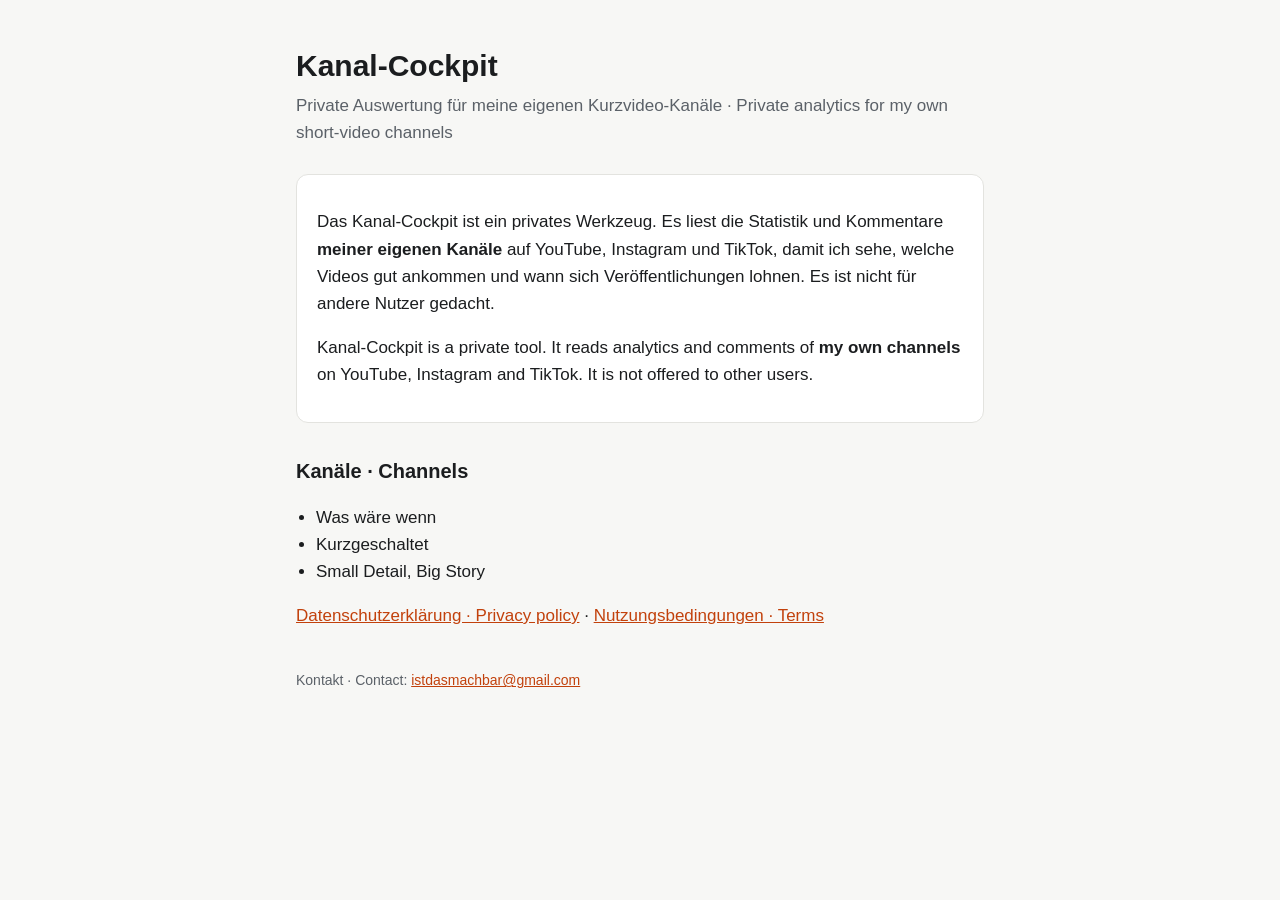
<file: index.html>
<!doctype html>
<html lang="de">
<head>
<meta charset="utf-8"><meta name="viewport" content="width=device-width,initial-scale=1">
<title>Kanal-Cockpit</title>
<link rel="stylesheet" href="stil.css">
</head>
<body><main>
<h1>Kanal-Cockpit</h1>
<p class="sub">Private Auswertung für meine eigenen Kurzvideo-Kanäle · Private analytics for my own short-video channels</p>

<div class="card">
<p>Das Kanal-Cockpit ist ein privates Werkzeug. Es liest die Statistik und Kommentare <strong>meiner eigenen Kanäle</strong> auf YouTube, Instagram und TikTok, damit ich sehe, welche Videos gut ankommen und wann sich Veröffentlichungen lohnen. Es ist nicht für andere Nutzer gedacht.</p>
<p>Kanal-Cockpit is a private tool. It reads analytics and comments of <strong>my own channels</strong> on YouTube, Instagram and TikTok. It is not offered to other users.</p>
</div>

<h2>Kanäle · Channels</h2>
<ul>
<li>Was wäre wenn</li>
<li>Kurzgeschaltet</li>
<li>Small Detail, Big Story</li>
</ul>

<p><a href="datenschutz.html">Datenschutzerklärung · Privacy policy</a> · <a href="nutzungsbedingungen.html">Nutzungsbedingungen · Terms</a></p>
<footer>Kontakt · Contact: <a href="mailto:istdasmachbar@gmail.com">istdasmachbar@gmail.com</a></footer>
</main></body>
</html>
</file>
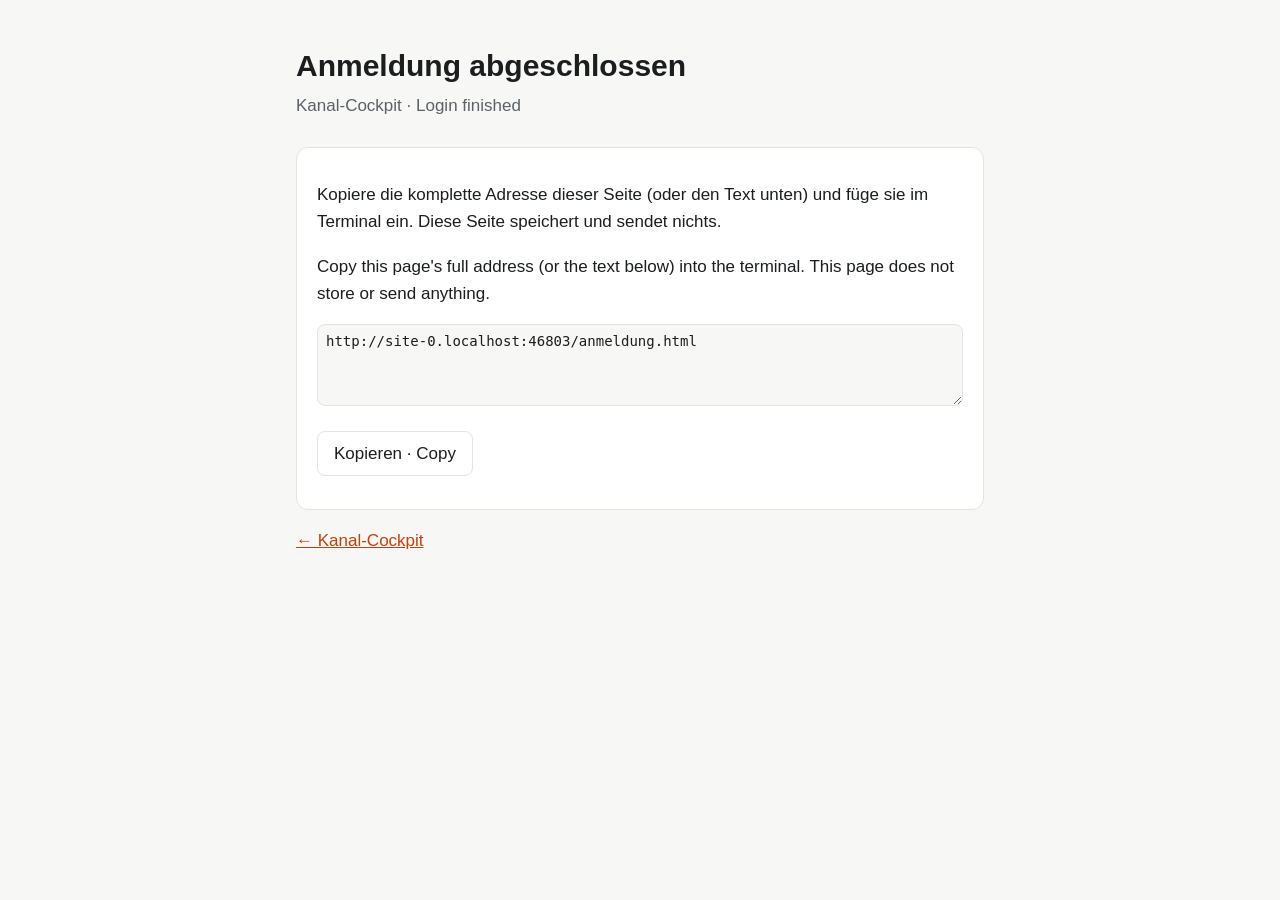
<file: anmeldung.html>
<!doctype html>
<html lang="de">
<head>
<meta charset="utf-8"><meta name="viewport" content="width=device-width,initial-scale=1">
<meta name="referrer" content="no-referrer">
<title>Anmeldung abgeschlossen</title>
<link rel="stylesheet" href="stil.css">
</head>
<body><main>
<h1>Anmeldung abgeschlossen</h1>
<p class="sub">Kanal-Cockpit · Login finished</p>
<div class="card">
<p>Kopiere die komplette Adresse dieser Seite (oder den Text unten) und füge sie im Terminal ein. Diese Seite speichert und sendet nichts.</p>
<p>Copy this page's full address (or the text below) into the terminal. This page does not store or send anything.</p>
<p><textarea id="url" readonly rows="4" style="width:100%;font:14px ui-monospace,monospace;padding:8px;border-radius:8px;border:1px solid var(--line);background:var(--bg);color:var(--text)"></textarea></p>
<p><button id="kopieren" style="font:inherit;padding:8px 16px;border-radius:8px;border:1px solid var(--line);background:var(--card);color:var(--text);cursor:pointer">Kopieren · Copy</button> <span id="ok" style="color:var(--muted)"></span></p>
</div>
<p><a href="index.html">← Kanal-Cockpit</a></p>
<script>
  const feld = document.getElementById('url');
  feld.value = location.href;
  document.getElementById('kopieren').onclick = async () => {
    try { await navigator.clipboard.writeText(feld.value); document.getElementById('ok').textContent = '✓ kopiert'; }
    catch { feld.select(); document.getElementById('ok').textContent = 'mit ⌘C kopieren'; }
  };
</script>
</main></body>
</html>
</file>
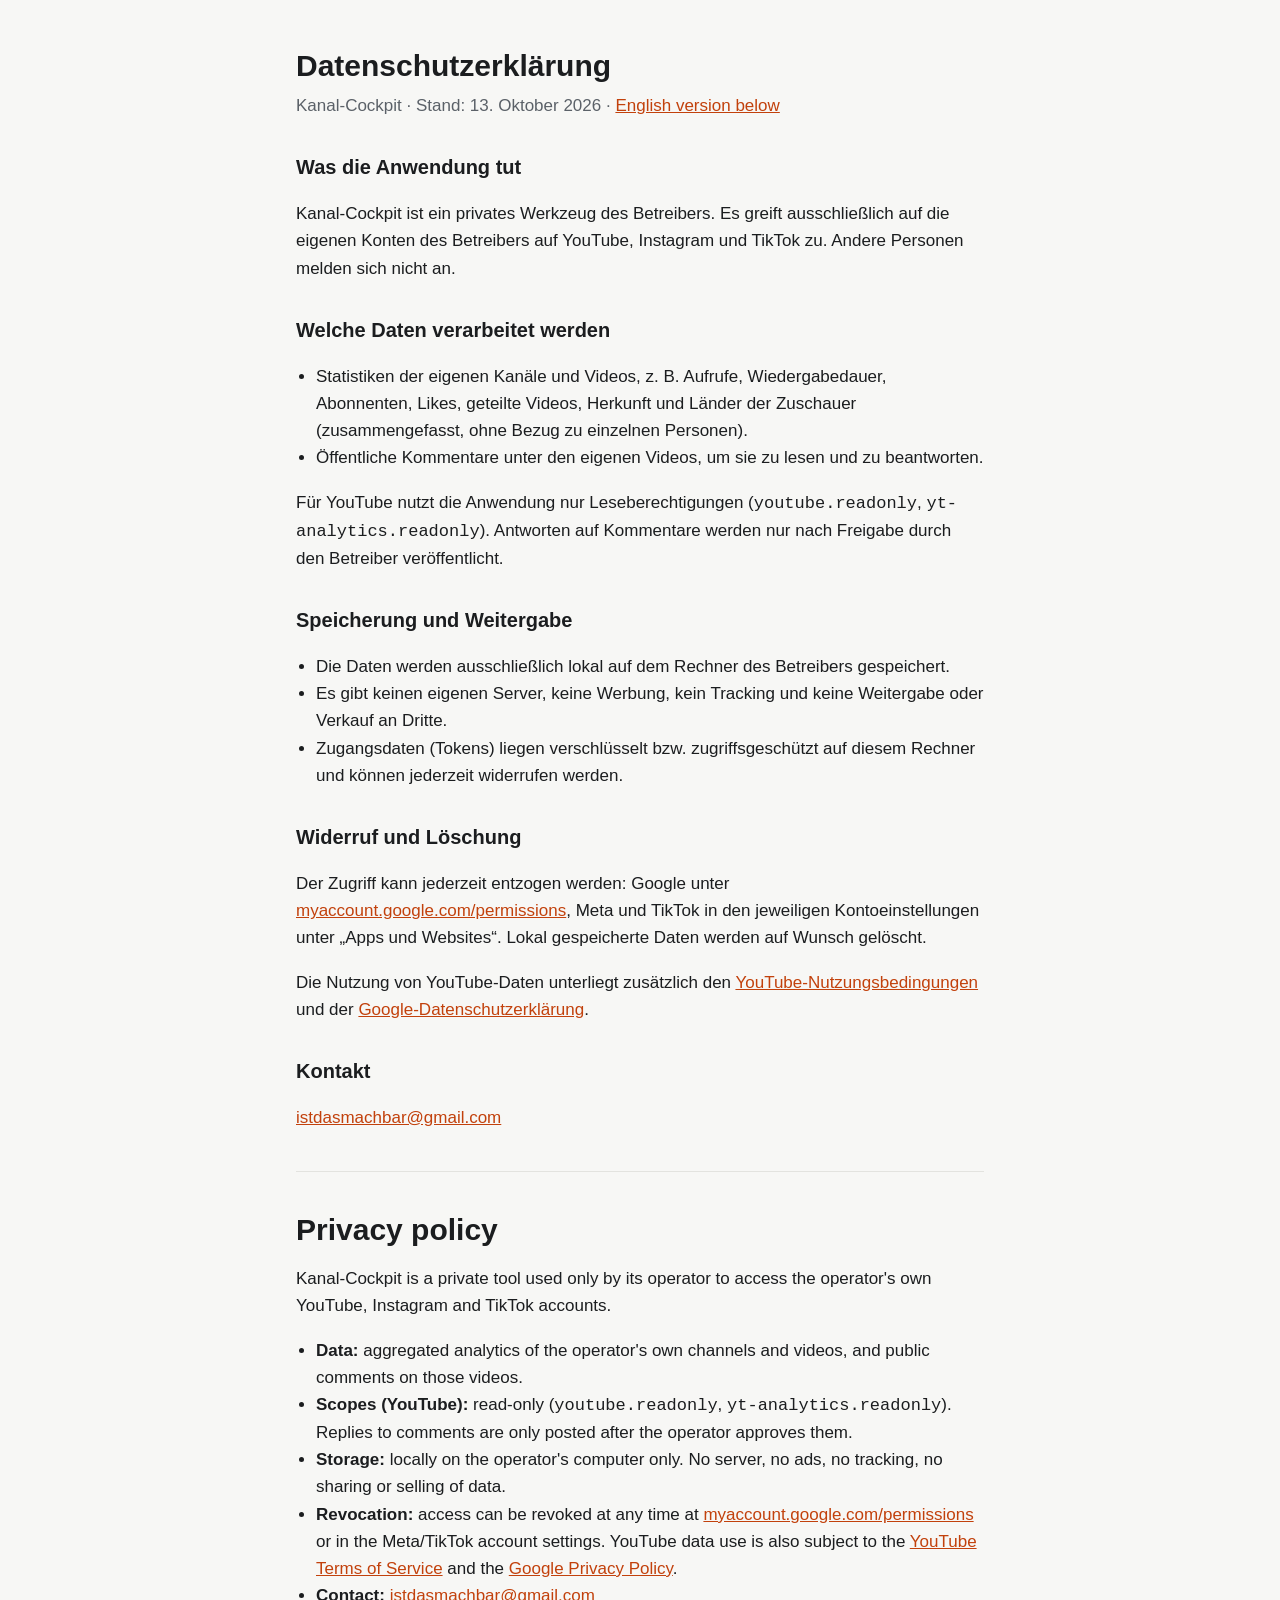
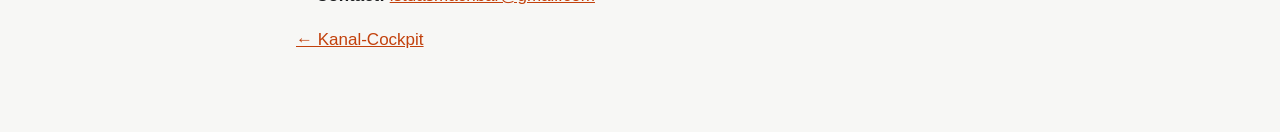
<file: datenschutz.html>
<!doctype html>
<html lang="de">
<head>
<meta charset="utf-8"><meta name="viewport" content="width=device-width,initial-scale=1">
<title>Datenschutz Kanal-Cockpit</title>
<link rel="stylesheet" href="stil.css">
</head>
<body><main>
<h1>Datenschutzerklärung</h1>
<p class="sub">Kanal-Cockpit · Stand: 13. Oktober 2026 · <a href="#en">English version below</a></p>

<h2>Was die Anwendung tut</h2>
<p>Kanal-Cockpit ist ein privates Werkzeug des Betreibers. Es greift ausschließlich auf die eigenen Konten des Betreibers auf YouTube, Instagram und TikTok zu. Andere Personen melden sich nicht an.</p>

<h2>Welche Daten verarbeitet werden</h2>
<ul>
<li>Statistiken der eigenen Kanäle und Videos, z. B. Aufrufe, Wiedergabedauer, Abonnenten, Likes, geteilte Videos, Herkunft und Länder der Zuschauer (zusammengefasst, ohne Bezug zu einzelnen Personen).</li>
<li>Öffentliche Kommentare unter den eigenen Videos, um sie zu lesen und zu beantworten.</li>
</ul>
<p>Für YouTube nutzt die Anwendung nur Leseberechtigungen (<code>youtube.readonly</code>, <code>yt-analytics.readonly</code>). Antworten auf Kommentare werden nur nach Freigabe durch den Betreiber veröffentlicht.</p>

<h2>Speicherung und Weitergabe</h2>
<ul>
<li>Die Daten werden ausschließlich lokal auf dem Rechner des Betreibers gespeichert.</li>
<li>Es gibt keinen eigenen Server, keine Werbung, kein Tracking und keine Weitergabe oder Verkauf an Dritte.</li>
<li>Zugangsdaten (Tokens) liegen verschlüsselt bzw. zugriffsgeschützt auf diesem Rechner und können jederzeit widerrufen werden.</li>
</ul>

<h2>Widerruf und Löschung</h2>
<p>Der Zugriff kann jederzeit entzogen werden: Google unter <a href="https://myaccount.google.com/permissions">myaccount.google.com/permissions</a>, Meta und TikTok in den jeweiligen Kontoeinstellungen unter „Apps und Websites“. Lokal gespeicherte Daten werden auf Wunsch gelöscht.</p>
<p>Die Nutzung von YouTube-Daten unterliegt zusätzlich den <a href="https://www.youtube.com/t/terms">YouTube-Nutzungsbedingungen</a> und der <a href="https://policies.google.com/privacy">Google-Datenschutzerklärung</a>.</p>

<h2>Kontakt</h2>
<p><a href="mailto:istdasmachbar@gmail.com">istdasmachbar@gmail.com</a></p>

<hr style="border:0;border-top:1px solid var(--line);margin:40px 0">

<h1 id="en">Privacy policy</h1>
<p>Kanal-Cockpit is a private tool used only by its operator to access the operator's own YouTube, Instagram and TikTok accounts.</p>
<ul>
<li><strong>Data:</strong> aggregated analytics of the operator's own channels and videos, and public comments on those videos.</li>
<li><strong>Scopes (YouTube):</strong> read-only (<code>youtube.readonly</code>, <code>yt-analytics.readonly</code>). Replies to comments are only posted after the operator approves them.</li>
<li><strong>Storage:</strong> locally on the operator's computer only. No server, no ads, no tracking, no sharing or selling of data.</li>
<li><strong>Revocation:</strong> access can be revoked at any time at <a href="https://myaccount.google.com/permissions">myaccount.google.com/permissions</a> or in the Meta/TikTok account settings. YouTube data use is also subject to the <a href="https://www.youtube.com/t/terms">YouTube Terms of Service</a> and the <a href="https://policies.google.com/privacy">Google Privacy Policy</a>.</li>
<li><strong>Contact:</strong> <a href="mailto:istdasmachbar@gmail.com">istdasmachbar@gmail.com</a></li>
</ul>
<p><a href="index.html">← Kanal-Cockpit</a></p>
</main></body>
</html>
</file>
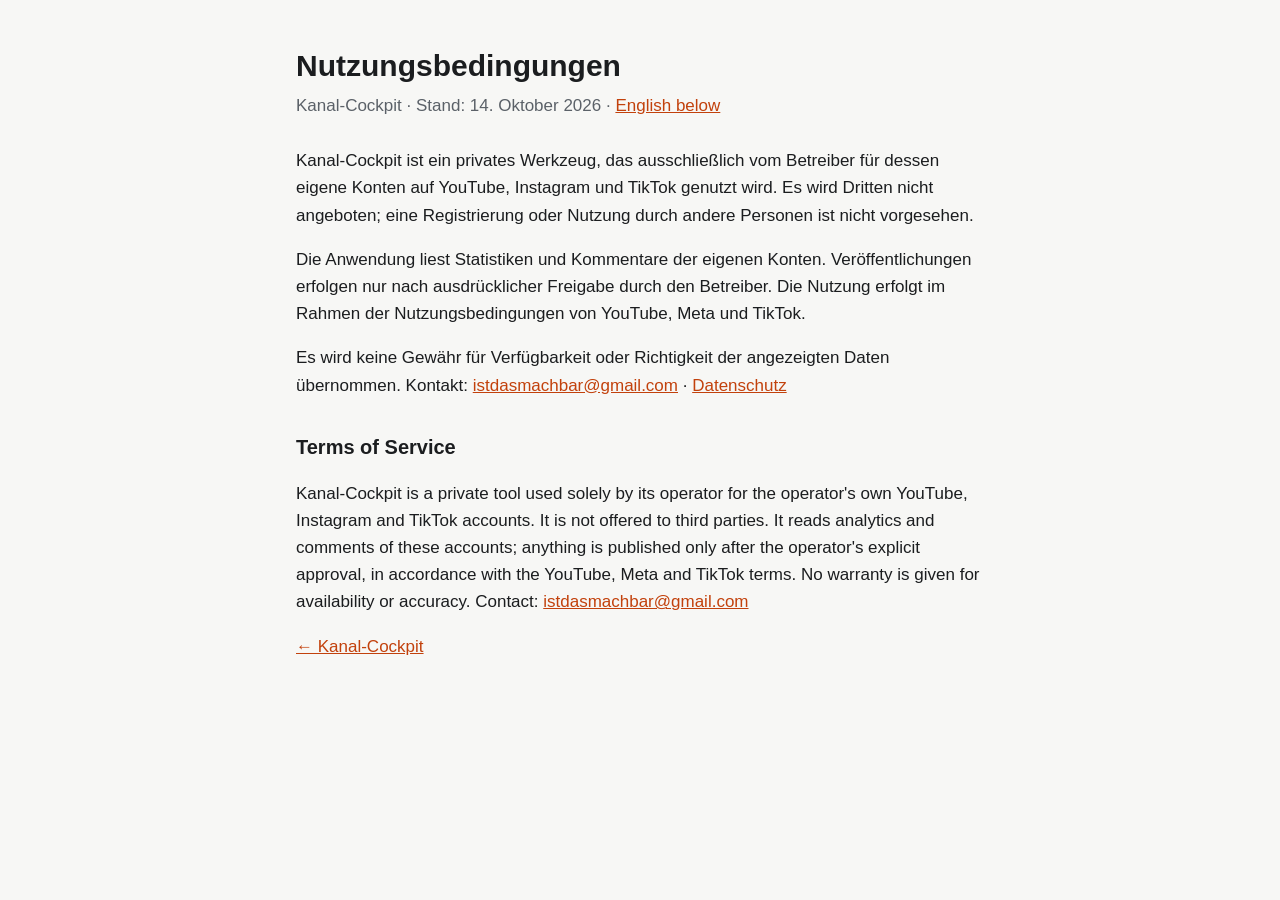
<file: nutzungsbedingungen.html>
<!doctype html>
<html lang="de">
<head>
<meta charset="utf-8"><meta name="viewport" content="width=device-width,initial-scale=1">
<title>Nutzungsbedingungen Kanal-Cockpit</title>
<link rel="stylesheet" href="stil.css">
</head>
<body><main>
<h1>Nutzungsbedingungen</h1>
<p class="sub">Kanal-Cockpit · Stand: 14. Oktober 2026 · <a href="#en">English below</a></p>
<p>Kanal-Cockpit ist ein privates Werkzeug, das ausschließlich vom Betreiber für dessen eigene Konten auf YouTube, Instagram und TikTok genutzt wird. Es wird Dritten nicht angeboten; eine Registrierung oder Nutzung durch andere Personen ist nicht vorgesehen.</p>
<p>Die Anwendung liest Statistiken und Kommentare der eigenen Konten. Veröffentlichungen erfolgen nur nach ausdrücklicher Freigabe durch den Betreiber. Die Nutzung erfolgt im Rahmen der Nutzungsbedingungen von YouTube, Meta und TikTok.</p>
<p>Es wird keine Gewähr für Verfügbarkeit oder Richtigkeit der angezeigten Daten übernommen. Kontakt: <a href="mailto:istdasmachbar@gmail.com">istdasmachbar@gmail.com</a> · <a href="datenschutz.html">Datenschutz</a></p>
<h2 id="en">Terms of Service</h2>
<p>Kanal-Cockpit is a private tool used solely by its operator for the operator's own YouTube, Instagram and TikTok accounts. It is not offered to third parties. It reads analytics and comments of these accounts; anything is published only after the operator's explicit approval, in accordance with the YouTube, Meta and TikTok terms. No warranty is given for availability or accuracy. Contact: <a href="mailto:istdasmachbar@gmail.com">istdasmachbar@gmail.com</a></p>
<p><a href="index.html">← Kanal-Cockpit</a></p>
</main></body>
</html>
</file>
<file: stil.css>
:root{--bg:#f7f7f5;--text:#1b1d1f;--muted:#5b6168;--accent:#c2410c;--card:#fff;--line:#e3e3df}
@media (prefers-color-scheme:dark){:root{--bg:#111315;--text:#ececea;--muted:#a3a8ad;--accent:#fb923c;--card:#1a1d20;--line:#2a2e33}}
*{box-sizing:border-box}body{margin:0;background:var(--bg);color:var(--text);font:17px/1.6 -apple-system,BlinkMacSystemFont,"Segoe UI",Roboto,sans-serif}
main{max-width:720px;margin:0 auto;padding:48px 16px 64px}h1{font-size:30px;line-height:1.2;margin:0 0 8px}h2{font-size:20px;margin:32px 0 8px}
p,li{color:var(--text)}.sub{color:var(--muted);margin:0 0 28px}ul{padding-left:20px}a{color:var(--accent)}
.card{background:var(--card);border:1px solid var(--line);border-radius:12px;padding:16px 20px;margin:16px 0}footer{margin-top:40px;color:var(--muted);font-size:14px}
</file>
